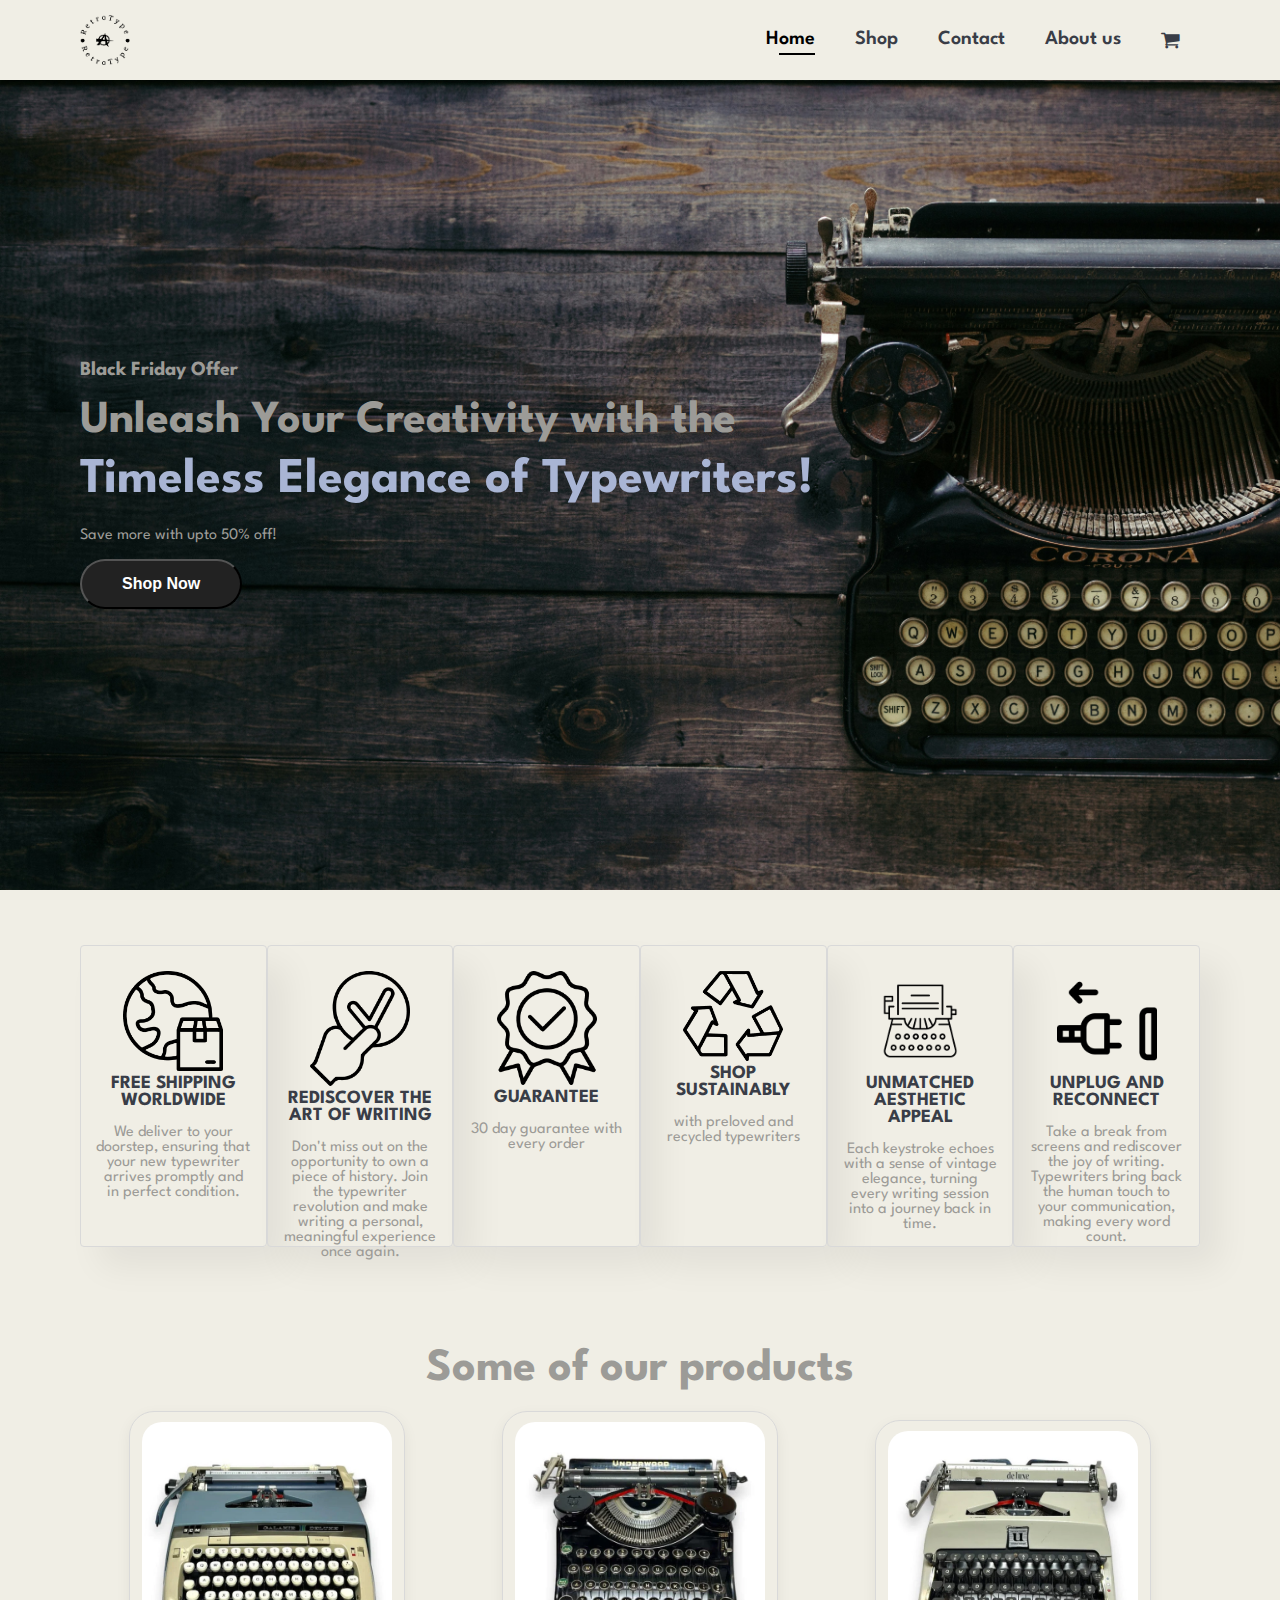
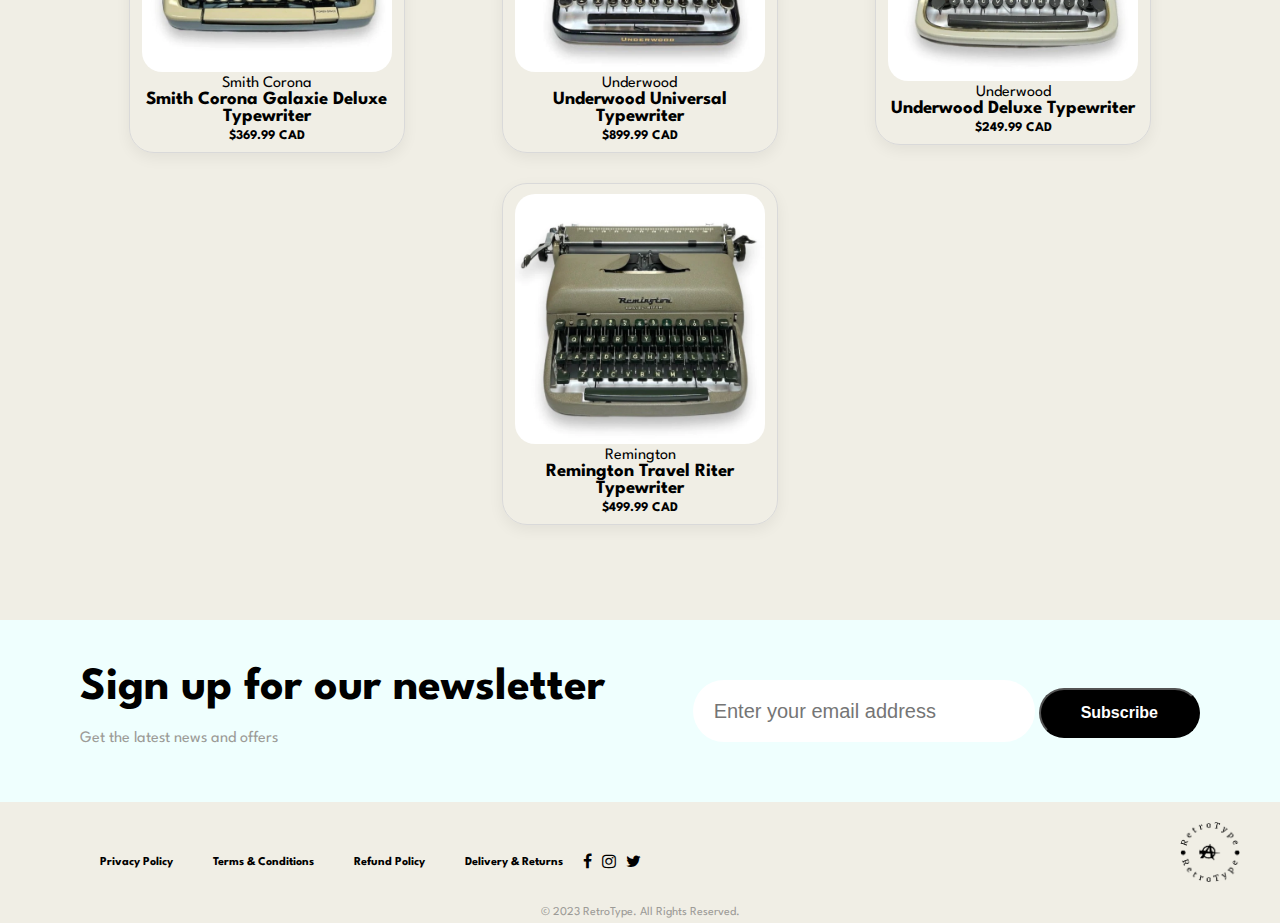
<file: index.html>
<!--Tried writing better html and css in general I saw some guides on how to make my code look better and more efficient, still improving step by step-->
<!DOCTYPE html>
<html lang="en">
<head>
    <meta charset="UTF-8">
    <meta name="viewport" content="width=device-width, initial-scale=1.0">
    <title>RetroType</title>
    <link rel="stylesheet" href="styles.css">
    <!--Importing font and an icon library-->
    <link href="https://fonts.googleapis.com/css2?family=League+Spartan:wght@100;200;300;400;500;600;700;800;900&display=swap" rel="stylesheet">
    <link rel="stylesheet" href="https://cdnjs.cloudflare.com/ajax/libs/font-awesome/4.7.0/css/font-awesome.min.css"/>
</head>
<body>
    <!--this website is heavily inspired by https://retrocamerashop.com/ and https://torontotypewriters.com/ especially retrocamerashop, really liked how they showed off their aesthetic-->
    <header>
        <!--Logo and navigation bar-->
        <a href="index.html" class="logo"><img src="images/logo3.png" alt="logo"></a>
        <nav>
            <!--I didn't use php for this cuz I didn't know how to change the class for each tab and honestly I was too lazy to figure it out-->
            <ul class="nav__links">
                <li><a class="active" href="index.html">Home</a></li>
                <li><a href="shop.html">Shop</a></li>
                <li><a href="contact.html">Contact</a></li>
                <li><a href="about.html">About us</a></li>
                <li><a href="#"><i class="fa fa-shopping-cart"></i></a></li>
            </ul>
        </nav>
    </header>
    <!--Saw this type of banner on H&M a few days ago and tried to recreate it-->
    <section class="banner">
        <h4>Black Friday Offer</h4>
        <h2>Unleash Your Creativity with the</h2>
        <h1>Timeless Elegance of Typewriters!</h1>
        <p>Save more with upto 50% off!</p>
        <a href="shop.html"><button>Shop Now</button></a>
    </section>  
    <!--Tried to recreate the features tab thing from retrocamerashop but with a few more icons of my own -->
    <section class="benefits">
        <div class="benefit1">
            <img src="images/benefit-1.png" alt="Worldwide shipping">
            <h3>FREE SHIPPING WORLDWIDE</h3>
            <p>We deliver to your doorstep, ensuring that your new typewriter arrives promptly and in perfect condition.</p>
        </div>
        <div class="benefit1">
            <img src="images/benefit-2.png" alt="Piece of History">
            <h3>REDISCOVER THE ART OF WRITING</h3>
            <p>Don't miss out on the opportunity to own a piece of history. Join the typewriter revolution and make writing a personal, meaningful experience once again.</p>
        </div>
        <div class="benefit1">
            <img src="images/benefit-3.png" alt="Guarantee">
            <h3>GUARANTEE</h3>
            <p>30 day guarantee with every order</p>
        </div>
        <div class="benefit1">
            <img src="images/benefit-4.png" alt="Sustainability">
            <h3>SHOP SUSTAINABLY</h3>
            <p>with preloved and recycled typewriters</p>
        </div>
        <div class="benefit1">
            <img src="images/benefit-5.png" alt="Aesthetic">
            <h3>UNMATCHED AESTHETIC APPEAL</h3>
            <p>Each keystroke echoes with a sense of vintage elegance, turning every writing session into a journey back in time.</p>
        </div>
        <div class="benefit1">
            <img src="images/benefit-6.png" alt="Unplug">
            <h3>UNPLUG AND RECONNECT</h3>
            <p>Take a break from screens and rediscover the joy of writing. Typewriters bring back the human touch to your communication, making every word count.</p>
        </div>
    </section>
    <!--Just a basic product line-->
    <section class="featured">
        <h2>Some of our products</h2>
        <div class="productcontainer">
            <a href="products.html?product=1">
                <div class="product" id="1">
                    <img src="images/featured-1.webp" alt="Typewriter image">
                    <div class="producttext">
                        <span>Smith Corona</span>
                        <h3>Smith Corona Galaxie Deluxe Typewriter</h3>
                        <h5>$369.99 CAD</h5>
                    </div>
                </div>
            </a>
            <a href="products.html?product=2">
                <div class="product" id="2">
                    <img src="images/featured-2.webp" alt="Typewriter image">
                    <div class="producttext">
                        <span>Underwood</span>
                        <h3>Underwood Universal Typewriter</h3>
                        <h5>$899.99 CAD</h5>
                    </div>
                </div>
            </a>
            <a href="products.html?product=3" >
                <div class="product" id="3">
                    <img src="images/featured-3.webp" alt="Typewriter image">
                    <div class="producttext">
                        <span>Underwood</span>
                        <h3>Underwood Deluxe Typewriter</h3>
                        <h5>$249.99 CAD</h5>
                    </div>
                </div>
            </a>
            <a href="products.html?product=4" >
                <div class="product" id="4">
                    <img src="images/featured-4.webp" alt="Typewriter image">
                    <div class="producttext">
                        <span>Remington</span>
                        <h3>Remington Travel Riter Typewriter</h3>
                        <h5>$499.99 CAD</h5>
                    </div>
                </div>
            </a>
        </div>
    </section>
    <!--Newsletter-->
    <footer>
        <section class="newsletter">
            <div class="newstext">
                <h2>Sign up for our newsletter</h2>
                <p>Get the latest news and offers</p>
            </div>
            <div class="form">
                <input type="text" placeholder="Enter your email address">
                <button>Subscribe</button>
            </div>
        </section>
        <!--Footer links-->
        <div class="footer-content">
            <div class="links">
                <h6><a href="privacypol.html">Privacy Policy</a></h6>
                <h6><a href="privacypol.html#PrivacyPolicy">Terms & Conditions</a></h6>
                <h6><a href="privacypol.html#Terms">Refund Policy</a></h6>
                <h6><a href="privacypol.html#Refund">Delivery & Returns</a></h6>
                <ul class="socials">
                    <li><a href="https://www.facebook.com" target="_blank" rel="noopener norefferer"><i class="fa fa-facebook"></i></a></li>
                    <li><a href="https://www.instagram.com" target="_blank" rel="noopener norefferer"><i class="fa fa-instagram"></i></a></li>
                    <li><a href="https://www.twitter.com" target="_blank" rel="noopener norefferer"><i class="fa fa-twitter"></i></a></li>
                </ul>
            </div>
            <a href="#" class="logo"><img src="images/logo3.png" alt="logo"></a>
        </div>
        <!--Trademark-->
        <div class="footer-bottom">
            <p>© 2023 RetroType. All Rights Reserved.</p>
        </div>
    </footer>
    <!--The script-->
    <script src="app.js"></script>
</body>
</html>
</file>
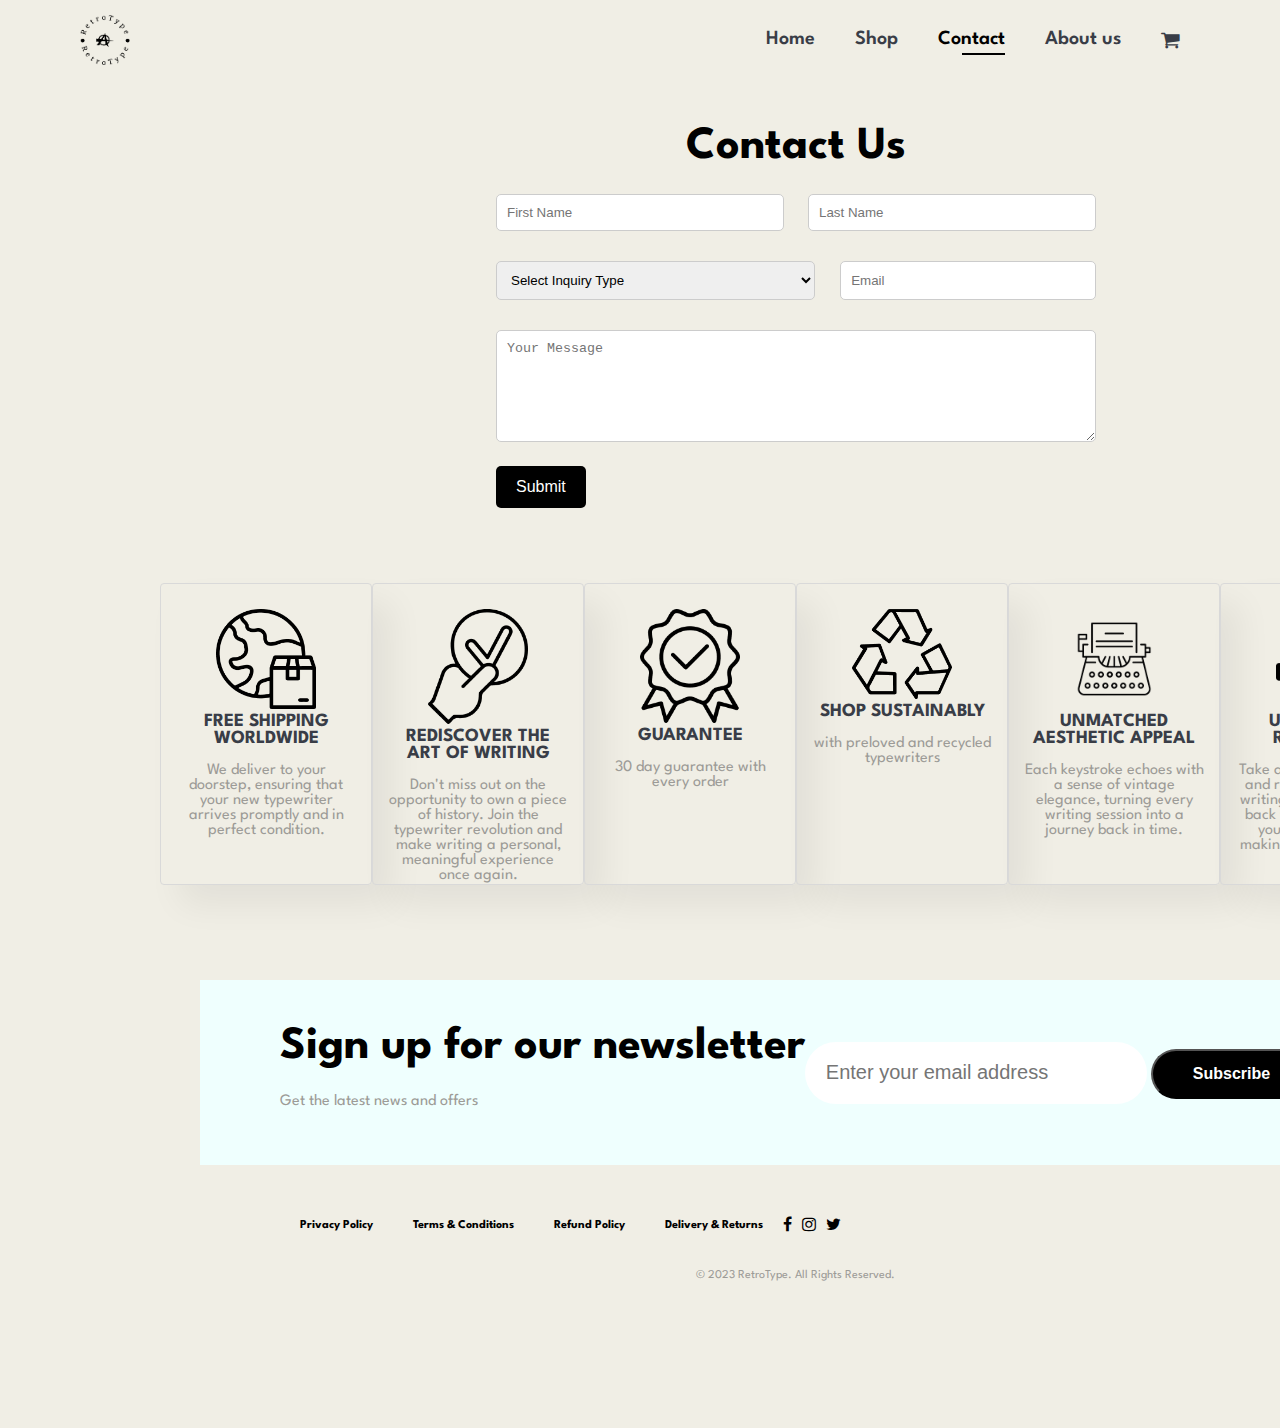
<file: contact.html>
<!DOCTYPE html>
<html lang="en">
<head>
    <meta charset="UTF-8">
    <meta name="viewport" content="width=device-width, initial-scale=1.0">
    <title>RetroType</title>
    <link rel="stylesheet" href="styles.css">
    <link href="https://fonts.googleapis.com/css2?family=League+Spartan:wght@100;200;300;400;500;600;700;800;900&display=swap" rel="stylesheet">
    <link rel="stylesheet" href="https://cdnjs.cloudflare.com/ajax/libs/font-awesome/4.7.0/css/font-awesome.min.css"/>
</head>
<body>
    <header>
        <a href="index.html" class="logo"><img src="images/logo3.png" alt="logo"></a>
        <nav>
            <ul class="nav__links">
                <li><a  href="index.html">Home</a></li>
                <li><a href="shop.html">Shop</a></li>
                <li><a class="active" href="contact.html">Contact</a></li>
                <li><a href="about.html">About us</a></li>
                <li><a href="#"><i class="fa fa-shopping-cart"></i></a></li>
            </ul>
        </nav>
    </header>
    <!--Contact page-->
    <section class="contact">
        <h2>Contact Us</h2>
        <form id="contact-form">
            <div class="form-row">
                <div class="contact-inputs">
                    <input type="text" name="first_name" id="first_name" placeholder="First Name" required>
                    <input type="text" name="last_name" id="last_name" placeholder="Last Name" required>
                </div>
            </div>
            <!--Complain Category-->
            <div class="form-row">
                <div class="contact-inputs">
                    <select name="category" id="category" required>
                        <option value="" disabled selected>Select Inquiry Type</option>
                        <option value="inquiry1">Refunds</option>
                        <option value="inquiry2">Damaged Product</option>
                        <option value="inquiry3">Delivery</option>
                    </select>
                    <input type="email" name="email" id="email" placeholder="Email" required>
                </div>
            </div>
    
            <div class="form-row">
                <textarea name="message" id="message" placeholder="Your Message" rows="6" required></textarea>
            </div>
    
            <div class="form-row">
                <button id="submit" type="submit">Submit</button>
            </div>
        </form>
    <section class="benefits">
        <div class="benefit1">
            <img src="images/benefit-1.png" alt="Worldwide shipping">
            <h3>FREE SHIPPING WORLDWIDE</h3>
            <p>We deliver to your doorstep, ensuring that your new typewriter arrives promptly and in perfect condition.</p>
        </div>
        <div class="benefit1">
            <img src="images/benefit-2.png" alt="Piece of History">
            <h3>REDISCOVER THE ART OF WRITING</h3>
            <p>Don't miss out on the opportunity to own a piece of history. Join the typewriter revolution and make writing a personal, meaningful experience once again.</p>
        </div>
        <div class="benefit1">
            <img src="images/benefit-3.png" alt="Guarantee">
            <h3>GUARANTEE</h3>
            <p>30 day guarantee with every order</p>
        </div>
        <div class="benefit1">
            <img src="images/benefit-4.png" alt="Sustainability">
            <h3>SHOP SUSTAINABLY</h3>
            <p>with preloved and recycled typewriters</p>
        </div>
        <div class="benefit1">
            <img src="images/benefit-5.png" alt="Aesthetic">
            <h3>UNMATCHED AESTHETIC APPEAL</h3>
            <p>Each keystroke echoes with a sense of vintage elegance, turning every writing session into a journey back in time.</p>
        </div>
        <div class="benefit1">
            <img src="images/benefit-6.png" alt="Unplug">
            <h3>UNPLUG AND RECONNECT</h3>
            <p>Take a break from screens and rediscover the joy of writing. Typewriters bring back the human touch to your communication, making every word count.</p>
        </div>
    </section>
    
    <footer>
        <section class="newsletter">
            <div class="newstext">
                <h2>Sign up for our newsletter</h2>
                <p>Get the latest news and offers</p>
            </div>
            <div class="form">
                <input type="email" placeholder="Enter your email address">
                <button>Subscribe</button>
            </div>
        </section>
        <div class="footer-content">
            <div class="links">
                <h6><a href="privacypol.html">Privacy Policy</a></h6>
                <h6><a href="privacypol.html#PrivacyPolicy">Terms & Conditions</a></h6>
                <h6><a href="privacypol.html#Terms">Refund Policy</a></h6>
                <h6><a href="privacypol.html#Refund">Delivery & Returns</a></h6>
                <ul class="socials">
                    <li><a href="https://www.facebook.com" target="_blank" rel="noopener norefferer"><i class="fa fa-facebook"></i></a></li>
                    <li><a href="https://www.instagram.com" target="_blank" rel="noopener norefferer"><i class="fa fa-instagram"></i></a></li>
                    <li><a href="https://www.twitter.com" target="_blank" rel="noopener norefferer"><i class="fa fa-twitter"></i></a></li>
                </ul>
            </div>
            <a href="#" class="logo"><img src="images/logo3.png" alt="logo"></a>
        </div>
        <div class="footer-bottom">
            <p>© 2023 RetroType. All Rights Reserved.</p>
        </div>
    </footer>
    <script src="app.js"></script>
</body>
</html>
</file>
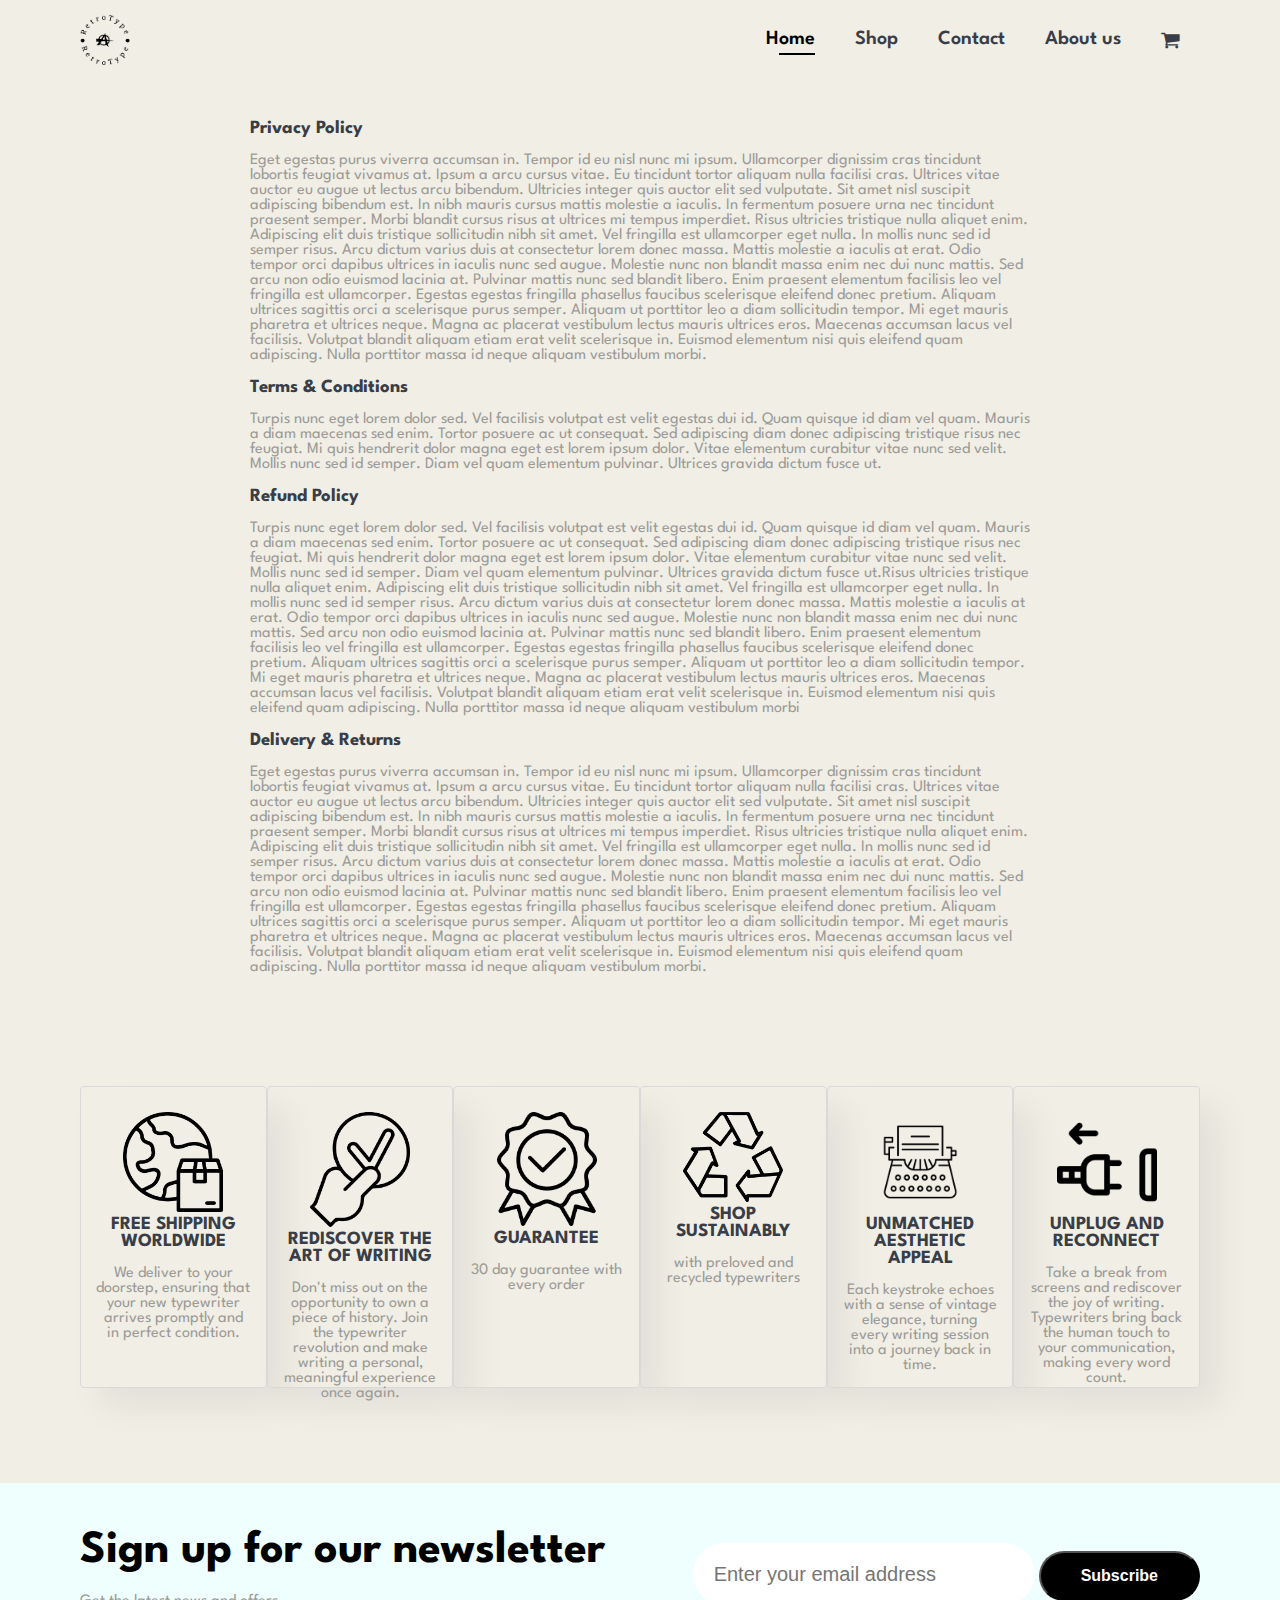
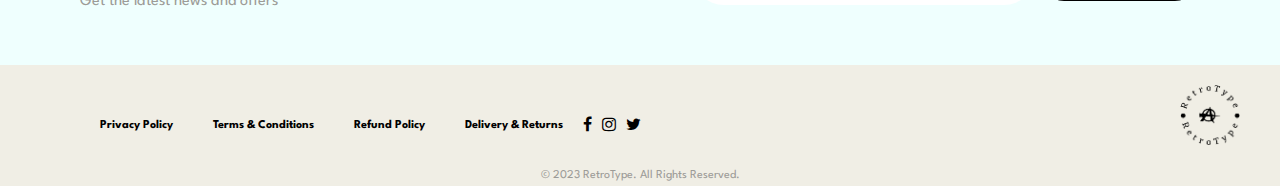
<file: privacypol.html>
<!DOCTYPE html>
<html lang="en">
<head>
    <meta charset="UTF-8">
    <meta name="viewport" content="width=device-width, initial-scale=1.0">
    <title>RetroType</title>
    <link rel="stylesheet" href="styles.css">
    <link href="https://fonts.googleapis.com/css2?family=League+Spartan:wght@100;200;300;400;500;600;700;800;900&display=swap" rel="stylesheet">
    <link rel="stylesheet" href="https://cdnjs.cloudflare.com/ajax/libs/font-awesome/4.7.0/css/font-awesome.min.css"/>
</head>
<body>
    <header>
        <a href="index.html" class="logo"><img src="images/logo3.png" alt="logo"></a>
        <nav>
            <ul class="nav__links">
                <li><a class="active" href="index.html">Home</a></li>
                <li><a href="shop.html">Shop</a></li>
                <li><a href="contact.html">Contact</a></li>
                <li><a href="about.html">About us</a></li>
                <li><a href="#"><i class="fa fa-shopping-cart"></i></a></li>
            </ul>
        </nav>
    </header>
    <!--The legal stuff, I wonder where I took the text from-->
    <section class="legal">
        <div id="PrivacyPolicy">
            <h3>Privacy Policy</h3>
            <p>Eget egestas purus viverra accumsan in. Tempor id eu nisl nunc mi ipsum. Ullamcorper dignissim cras tincidunt lobortis feugiat vivamus at. Ipsum a arcu cursus vitae. Eu tincidunt tortor aliquam nulla facilisi cras. Ultrices vitae auctor eu augue ut lectus arcu bibendum. Ultricies integer quis auctor elit sed vulputate. Sit amet nisl suscipit adipiscing bibendum est. In nibh mauris cursus mattis molestie a iaculis. In fermentum posuere urna nec tincidunt praesent semper. Morbi blandit cursus risus at ultrices mi tempus imperdiet.

                Risus ultricies tristique nulla aliquet enim. Adipiscing elit duis tristique sollicitudin nibh sit amet. Vel fringilla est ullamcorper eget nulla. In mollis nunc sed id semper risus. Arcu dictum varius duis at consectetur lorem donec massa. Mattis molestie a iaculis at erat. Odio tempor orci dapibus ultrices in iaculis nunc sed augue. Molestie nunc non blandit massa enim nec dui nunc mattis. Sed arcu non odio euismod lacinia at. Pulvinar mattis nunc sed blandit libero.
                
                Enim praesent elementum facilisis leo vel fringilla est ullamcorper. Egestas egestas fringilla phasellus faucibus scelerisque eleifend donec pretium. Aliquam ultrices sagittis orci a scelerisque purus semper. Aliquam ut porttitor leo a diam sollicitudin tempor. Mi eget mauris pharetra et ultrices neque. Magna ac placerat vestibulum lectus mauris ultrices eros. Maecenas accumsan lacus vel facilisis. Volutpat blandit aliquam etiam erat velit scelerisque in. Euismod elementum nisi quis eleifend quam adipiscing. Nulla porttitor massa id neque aliquam vestibulum morbi.</p>
        </div>
        <div id="Terms">
            <h3>Terms & Conditions</h3>
            <p>Turpis nunc eget lorem dolor sed. Vel facilisis volutpat est velit egestas dui id. Quam quisque id diam vel quam. Mauris a diam maecenas sed enim. Tortor posuere ac ut consequat. Sed adipiscing diam donec adipiscing tristique risus nec feugiat. Mi quis hendrerit dolor magna eget est lorem ipsum dolor. Vitae elementum curabitur vitae nunc sed velit. Mollis nunc sed id semper. Diam vel quam elementum pulvinar. Ultrices gravida dictum fusce ut.</p>
        </div>
        <div id="Refund">
            <h3>Refund Policy</h3>
            <p>Turpis nunc eget lorem dolor sed. Vel facilisis volutpat est velit egestas dui id. Quam quisque id diam vel quam. Mauris a diam maecenas sed enim. Tortor posuere ac ut consequat. Sed adipiscing diam donec adipiscing tristique risus nec feugiat. Mi quis hendrerit dolor magna eget est lorem ipsum dolor. Vitae elementum curabitur vitae nunc sed velit. Mollis nunc sed id semper. Diam vel quam elementum pulvinar. Ultrices gravida dictum fusce ut.Risus ultricies tristique nulla aliquet enim. Adipiscing elit duis tristique sollicitudin nibh sit amet. Vel fringilla est ullamcorper eget nulla. In mollis nunc sed id semper risus. Arcu dictum varius duis at consectetur lorem donec massa. Mattis molestie a iaculis at erat. Odio tempor orci dapibus ultrices in iaculis nunc sed augue. Molestie nunc non blandit massa enim nec dui nunc mattis. Sed arcu non odio euismod lacinia at. Pulvinar mattis nunc sed blandit libero.
                
                Enim praesent elementum facilisis leo vel fringilla est ullamcorper. Egestas egestas fringilla phasellus faucibus scelerisque eleifend donec pretium. Aliquam ultrices sagittis orci a scelerisque purus semper. Aliquam ut porttitor leo a diam sollicitudin tempor. Mi eget mauris pharetra et ultrices neque. Magna ac placerat vestibulum lectus mauris ultrices eros. Maecenas accumsan lacus vel facilisis. Volutpat blandit aliquam etiam erat velit scelerisque in. Euismod elementum nisi quis eleifend quam adipiscing. Nulla porttitor massa id neque aliquam vestibulum morbi</p>
        </div>
        <div id="Delivery">
            <h3>Delivery & Returns</h3>
            <p>Eget egestas purus viverra accumsan in. Tempor id eu nisl nunc mi ipsum. Ullamcorper dignissim cras tincidunt lobortis feugiat vivamus at. Ipsum a arcu cursus vitae. Eu tincidunt tortor aliquam nulla facilisi cras. Ultrices vitae auctor eu augue ut lectus arcu bibendum. Ultricies integer quis auctor elit sed vulputate. Sit amet nisl suscipit adipiscing bibendum est. In nibh mauris cursus mattis molestie a iaculis. In fermentum posuere urna nec tincidunt praesent semper. Morbi blandit cursus risus at ultrices mi tempus imperdiet.

                Risus ultricies tristique nulla aliquet enim. Adipiscing elit duis tristique sollicitudin nibh sit amet. Vel fringilla est ullamcorper eget nulla. In mollis nunc sed id semper risus. Arcu dictum varius duis at consectetur lorem donec massa. Mattis molestie a iaculis at erat. Odio tempor orci dapibus ultrices in iaculis nunc sed augue. Molestie nunc non blandit massa enim nec dui nunc mattis. Sed arcu non odio euismod lacinia at. Pulvinar mattis nunc sed blandit libero.
                
                Enim praesent elementum facilisis leo vel fringilla est ullamcorper. Egestas egestas fringilla phasellus faucibus scelerisque eleifend donec pretium. Aliquam ultrices sagittis orci a scelerisque purus semper. Aliquam ut porttitor leo a diam sollicitudin tempor. Mi eget mauris pharetra et ultrices neque. Magna ac placerat vestibulum lectus mauris ultrices eros. Maecenas accumsan lacus vel facilisis. Volutpat blandit aliquam etiam erat velit scelerisque in. Euismod elementum nisi quis eleifend quam adipiscing. Nulla porttitor massa id neque aliquam vestibulum morbi.</p>
        </div>
    </section>
    <section class="benefits">
        <div class="benefit1">
            <img src="images/benefit-1.png" alt="Worldwide shipping">
            <h3>FREE SHIPPING WORLDWIDE</h3>
            <p>We deliver to your doorstep, ensuring that your new typewriter arrives promptly and in perfect condition.</p>
        </div>
        <div class="benefit1">
            <img src="images/benefit-2.png" alt="Piece of History">
            <h3>REDISCOVER THE ART OF WRITING</h3>
            <p>Don't miss out on the opportunity to own a piece of history. Join the typewriter revolution and make writing a personal, meaningful experience once again.</p>
        </div>
        <div class="benefit1">
            <img src="images/benefit-3.png" alt="Guarantee">
            <h3>GUARANTEE</h3>
            <p>30 day guarantee with every order</p>
        </div>
        <div class="benefit1">
            <img src="images/benefit-4.png" alt="Sustainability">
            <h3>SHOP SUSTAINABLY</h3>
            <p>with preloved and recycled typewriters</p>
        </div>
        <div class="benefit1">
            <img src="images/benefit-5.png" alt="Aesthetic">
            <h3>UNMATCHED AESTHETIC APPEAL</h3>
            <p>Each keystroke echoes with a sense of vintage elegance, turning every writing session into a journey back in time.</p>
        </div>
        <div class="benefit1">
            <img src="images/benefit-6.png" alt="Unplug">
            <h3>UNPLUG AND RECONNECT</h3>
            <p>Take a break from screens and rediscover the joy of writing. Typewriters bring back the human touch to your communication, making every word count.</p>
        </div>
    </section>
    
    <footer>
        <section class="newsletter">
            <div class="newstext">
                <h2>Sign up for our newsletter</h2>
                <p>Get the latest news and offers</p>
            </div>
            <div class="form">
                <input type="text" placeholder="Enter your email address">
                <button>Subscribe</button>
            </div>
        </section>
        <div class="footer-content">
            <div class="links">
                <h6><a href="privacypol.html">Privacy Policy</a></h6>
                <h6><a href="privacypol.html#PrivacyPolicy">Terms & Conditions</a></h6>
                <h6><a href="privacypol.html#Terms">Refund Policy</a></h6>
                <h6><a href="privacypol.html#Refund">Delivery & Returns</a></h6>
                <ul class="socials">
                    <li><a href="https://www.facebook.com" target="_blank" rel="noopener norefferer"><i class="fa fa-facebook"></i></a></li>
                    <li><a href="https://www.instagram.com" target="_blank" rel="noopener norefferer"><i class="fa fa-instagram"></i></a></li>
                    <li><a href="https://www.twitter.com" target="_blank" rel="noopener norefferer"><i class="fa fa-twitter"></i></a></li>
                </ul>
            </div>
            <a href="#" class="logo"><img src="images/logo3.png" alt="logo"></a>
        </div>
        <div class="footer-bottom">
            <p>© 2023 RetroType. All Rights Reserved.</p>
        </div>
    </footer>
    <script src="app.js"></script>
</body>
</html>
</file>
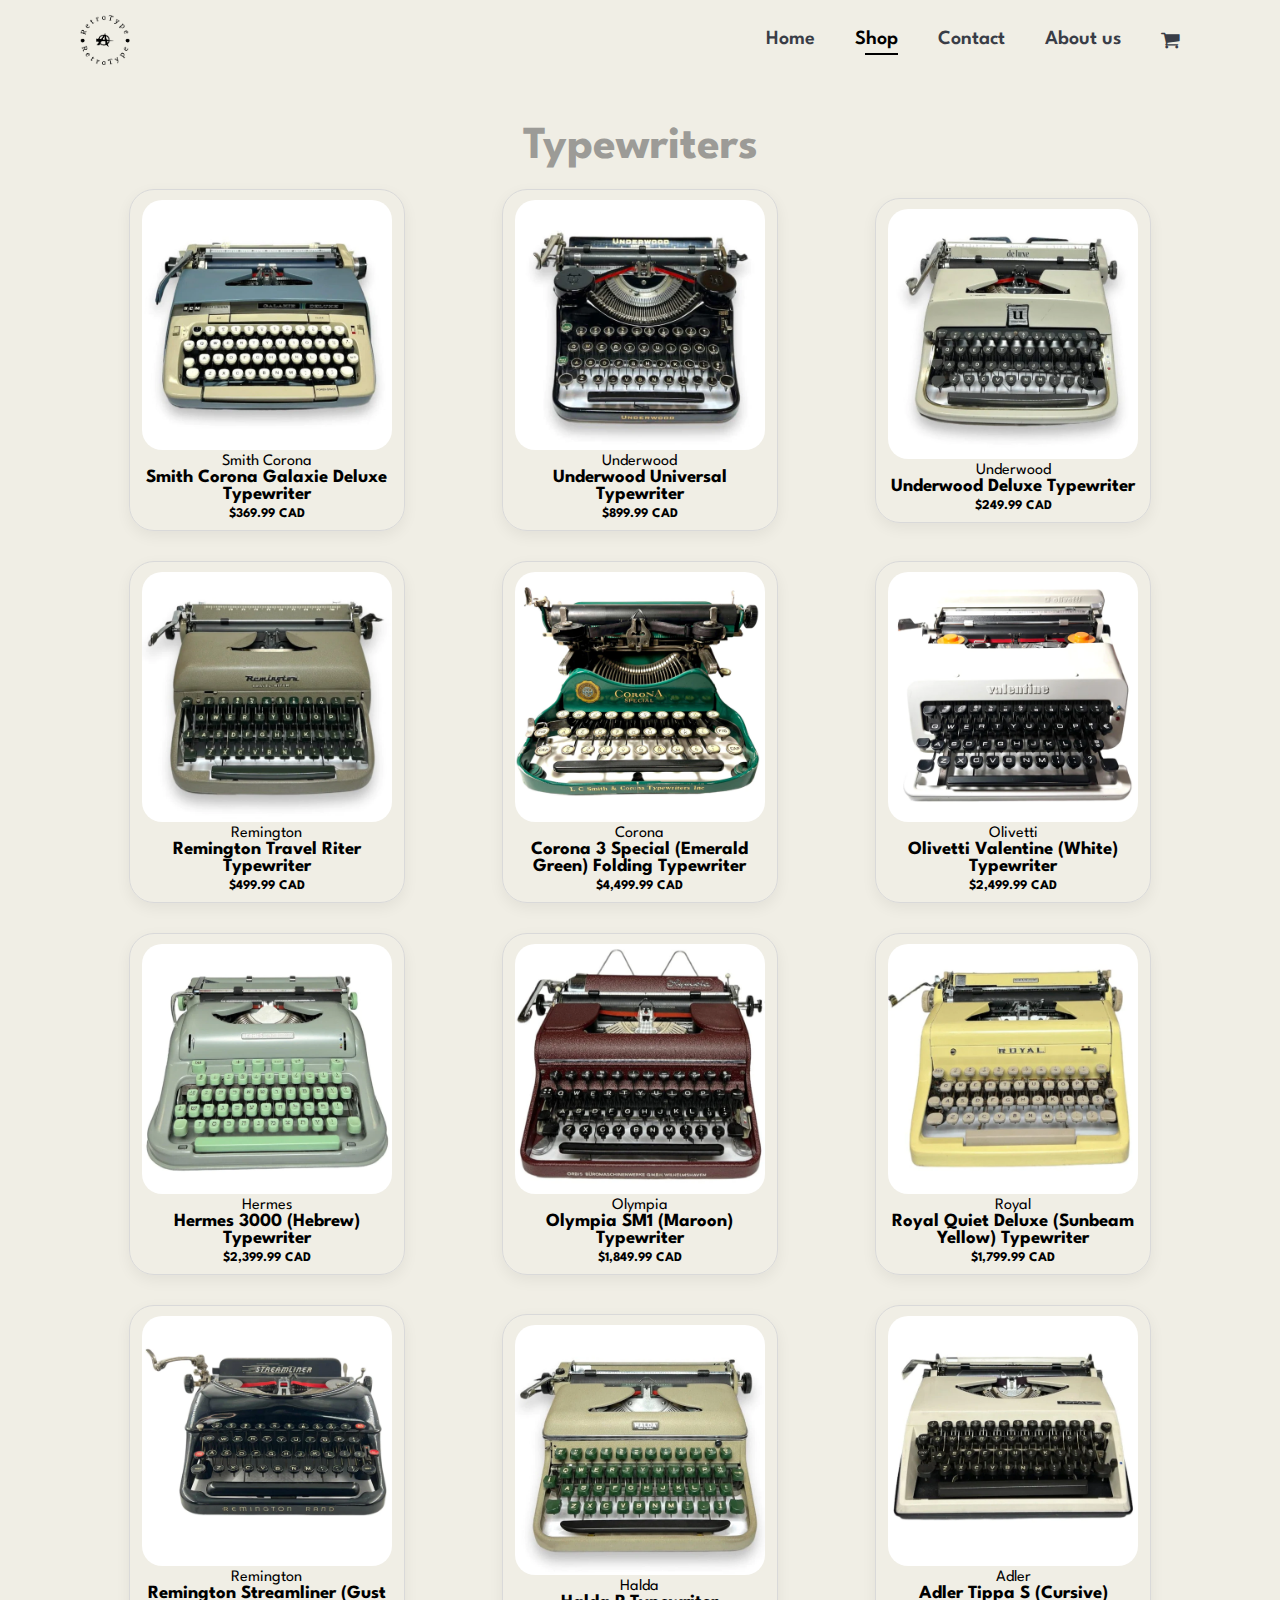
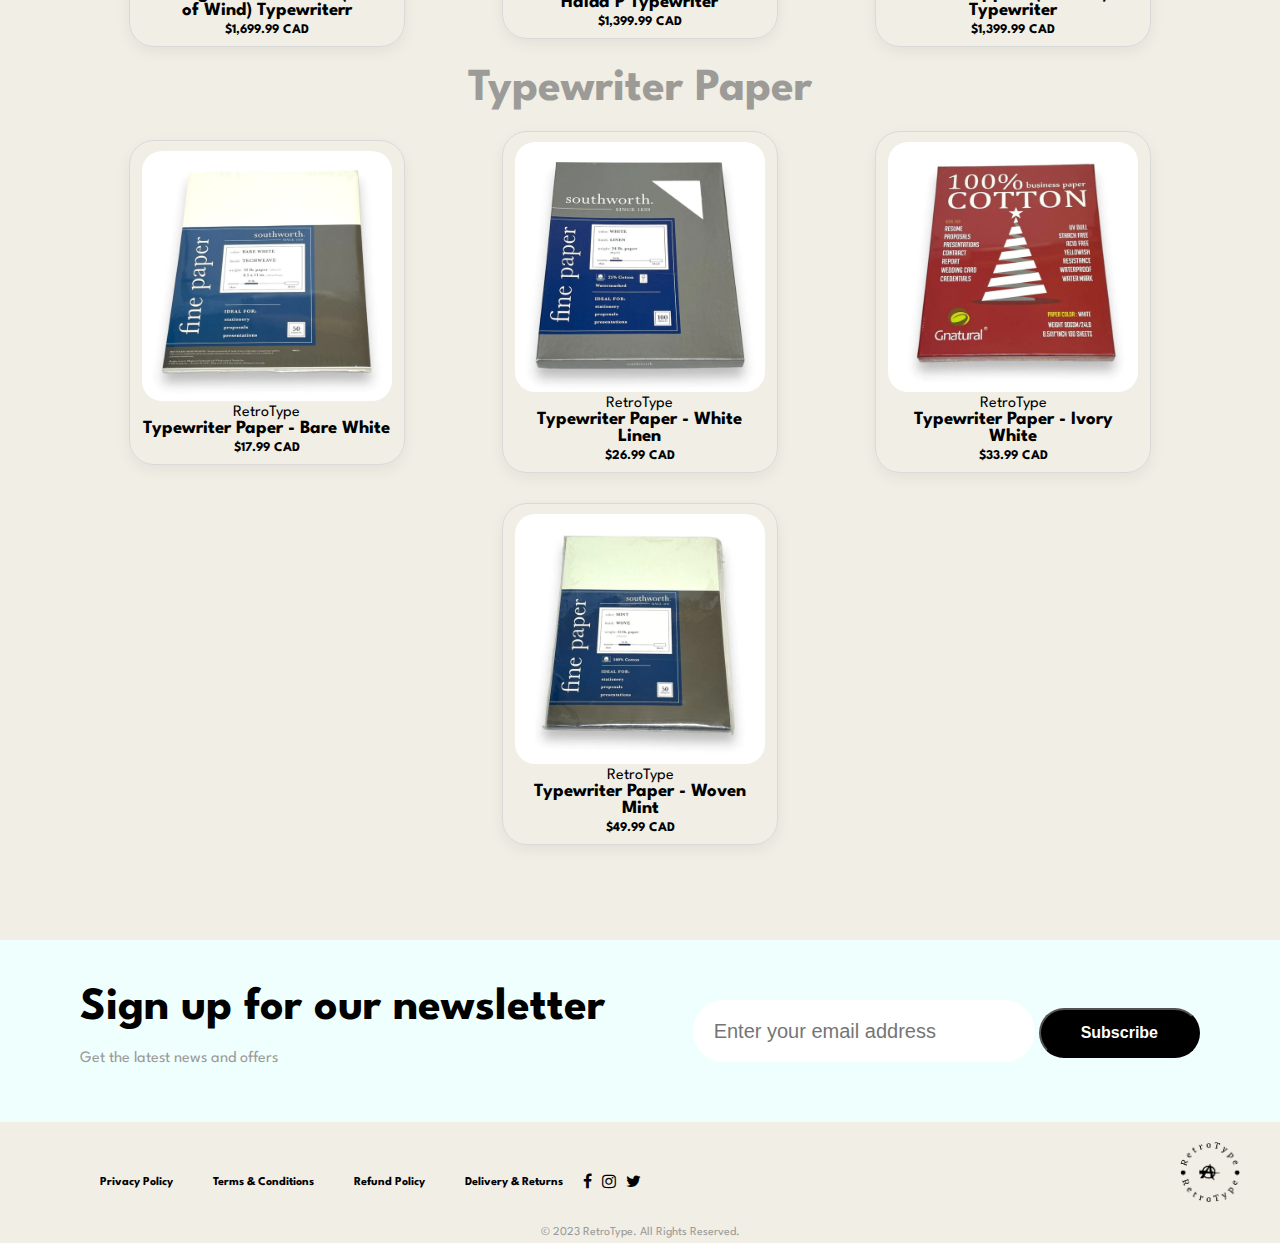
<file: shop.html>
<!DOCTYPE html>
<html lang="en">
<head>
    <meta charset="UTF-8">
    <meta name="viewport" content="width=device-width, initial-scale=1.0">
    <title>RetroType</title>
    <link rel="stylesheet" href="styles.css">
    <link href="https://fonts.googleapis.com/css2?family=League+Spartan:wght@100;200;300;400;500;600;700;800;900&display=swap" rel="stylesheet">
    <link rel="stylesheet" href="https://cdnjs.cloudflare.com/ajax/libs/font-awesome/4.7.0/css/font-awesome.min.css"/>
</head>
<body>
    <header>
        <a href="index.html" class="logo"><img src="images/logo3.png" alt="logo"></a>
        <nav>
            <ul class="nav__links">
                <li><a href="index.html">Home</a></li>
                <li><a class="active" href="shop.html">Shop</a></li>
                <li><a href="contact.html">Contact</a></li>
                <li><a href="about.html">About us</a></li>
                <li><a href="#"><i class="fa fa-shopping-cart"></i></a></li>
            </ul>
        </nav>
    </header>
    <!--Products section just used the featured class that I had made earlier for typewriters and their paper-->
    <section class="featured">
        <h2>Typewriters</h2>
        <div class="productcontainer">
            <a href="products.html?product=1">
                <div class="product" id="1">
                    <img src="images/featured-1.webp" alt="Typewriter image">
                    <div class="producttext">
                        <span>Smith Corona</span>
                        <h3>Smith Corona Galaxie Deluxe Typewriter</h3>
                        <h5>$369.99 CAD</h5>
                    </div>
                </div>
            </a>
            <a href="products.html?product=2">
                <div class="product" id="2">
                    <img src="images/featured-2.webp" alt="Typewriter image">
                    <div class="producttext">
                        <span>Underwood</span>
                        <h3>Underwood Universal Typewriter</h3>
                        <h5>$899.99 CAD</h5>
                    </div>
                </div>
            </a>
            <a href="products.html?product=3" >
                <div class="product" id="3">
                    <img src="images/featured-3.webp" alt="Typewriter image">
                    <div class="producttext">
                        <span>Underwood</span>
                        <h3>Underwood Deluxe Typewriter</h3>
                        <h5>$249.99 CAD</h5>
                    </div>
                </div>
            </a>
            <a href="products.html?product=4">
                <div class="product" id="4">
                    <img src="images/featured-4.webp" alt="Typewriter image">
                    <div class="producttext">
                        <span>Remington</span>
                        <h3>Remington Travel Riter Typewriter</h3>
                        <h5>$499.99 CAD</h5>
                    </div>
                </div>
            </a>
            <a href="products.html?product=5" >
                <div class="product" id="5">
                    <img src="images/featured-5.webp" alt="Typewriter image">
                    <div class="producttext">
                        <span>Corona</span>
                        <h3>Corona 3 Special (Emerald Green) Folding Typewriter</h3>
                        <h5>$4,499.99 CAD</h5>
                    </div>
                </div>
            </a>
            <a href="products.html?product=6" >
                <div class="product" id="6">
                    <img src="images/featured-6.webp" alt="Typewriter image">
                    <div class="producttext">
                        <span>Olivetti</span>
                        <h3>Olivetti Valentine (White) Typewriter</h3>
                        <h5>$2,499.99 CAD</h5>
                    </div>
                </div>
            </a>
            <a href="products.html?product=7" >
                <div class="product" id="7">
                    <img src="images/featured-7.webp" alt="Typewriter image">
                    <div class="producttext">
                        <span>Hermes</span>
                        <h3>Hermes 3000 (Hebrew) Typewriter</h3>
                        <h5>$2,399.99 CAD</h5>
                    </div>
                </div>
            </a>
            <a href="products.html?product=8" >
                <div class="product" id="8">
                    <img src="images/featured-8.webp" alt="Typewriter image">
                    <div class="producttext">
                        <span>Olympia</span>
                        <h3>Olympia SM1 (Maroon) Typewriter</h3>
                        <h5>$1,849.99 CAD</h5>
                    </div>
                </div>
            </a>
            <a href="products.html?product=9" >
                <div class="product" id="9">
                    <img src="images/featured-9.webp" alt="Typewriter image">
                    <div class="producttext">
                        <span>Royal</span>
                        <h3>Royal Quiet Deluxe (Sunbeam Yellow) Typewriter</h3>
                        <h5>$1,799.99 CAD</h5>
                    </div>
                </div>
            </a>
            <a href="products.html?product=10" >
                <div class="product" id="10">
                    <img src="images/featured-10.webp" alt="Typewriter image">
                    <div class="producttext">
                        <span>Remington</span>
                        <h3>Remington Streamliner (Gust of Wind) Typewriterr</h3>
                        <h5>$1,699.99 CAD</h5>
                    </div>
                </div>
            </a>
            <a href="products.html?product=11" >
                <div class="product" id="11">
                    <img src="images/featured-11.webp" alt="Typewriter image">
                    <div class="producttext">
                        <span>Halda</span>
                        <h3>Halda P Typewriter</h3>
                        <h5>$1,399.99 CAD</h5>
                    </div>
                </div>
            </a>
            <a href="products.html?product=12" >
                <div class="product" id="12">
                    <img src="images/featured-12.webp" alt="Typewriter image">
                    <div class="producttext">
                        <span>Adler</span>
                        <h3>Adler Tippa S (Cursive) Typewriter</h3>
                        <h5>$1,399.99 CAD</h5>
                    </div>
                </div>
            </a>
        </div>
        <h2>Typewriter Paper</h2>
        <div class="productcontainer">
            <a href="products.html?product=13" >
                <div class="product" id="13">
                    <img src="images/featured-13.webp" alt="Typewriter Paper">
                    <div class="producttext">
                        <span>RetroType</span>
                        <h3>Typewriter Paper - Bare White</h3>
                        <h5>$17.99 CAD</h5>
                    </div>
                </div>
            </a>
            <a href="products.html?product=14" >
                <div class="product" id="14">
                    <img src="images/featured-14.webp" alt="Typewriter Paper">
                    <div class="producttext">
                        <span>RetroType</span>
                        <h3>Typewriter Paper - White Linen</h3>
                        <h5>$26.99 CAD</h5>
                    </div>
                </div>
            </a>
            <a href="products.html?product=15" >
                <div class="product" id="15">
                    <img src="images/featured-15.webp" alt="Typewriter Paper">
                    <div class="producttext">
                        <span>RetroType</span>
                        <h3>Typewriter Paper - Ivory White</h3>
                        <h5>$33.99 CAD</h5>
                    </div>
                </div>
            </a>
            <a href="products.html?product=16" >
                <div class="product" id="16">
                    <img src="images/featured-16.webp" alt="Typewriter Paper">
                    <div class="producttext">
                        <span>RetroType</span>
                        <h3>Typewriter Paper - Woven Mint</h3>
                        <h5>$49.99 CAD</h5>
                    </div>
                </div>
            </a>
        </div>
    </section>
    <footer>
        <section class="newsletter">
            <div class="newstext">
                <h2>Sign up for our newsletter</h2>
                <p>Get the latest news and offers</p>
            </div>
            <div class="form">
                <input type="text" placeholder="Enter your email address">
                <button>Subscribe</button>
            </div>
        </section>
        <div class="footer-content">
            <div class="links">
                <h6><a href="privacypol.html">Privacy Policy</a></h6>
                <h6><a href="privacypol.html#PrivacyPolicy">Terms & Conditions</a></h6>
                <h6><a href="privacypol.html#Terms">Refund Policy</a></h6>
                <h6><a href="privacypol.html#Refund">Delivery & Returns</a></h6>
                <ul class="socials">
                    <li><a href="https://www.facebook.com" target="_blank" rel="noopener noreferrer"><i class="fa fa-facebook"></i></a></li>
                    <li><a href="https://www.instagram.com" target="_blank" rel="noopener noreferrer"><i class="fa fa-instagram"></i></a></li>
                    <li><a href="https://www.twitter.com" target="_blank" rel="noopener noreferrer"><i class="fa fa-twitter"></i></a></li>
                </ul>
            </div>
            <a href="#" class="logo"><img src="images/logo3.png" alt="logo"></a>
        </div>
        <div class="footer-bottom">
            <p>© 2023 RetroType. All Rights Reserved.</p>
        </div>
    </footer>
    <script src="app.js"></script>
</body>
</html>
</file>
<file: styles.css>
/* Resetting default margin, padding, font-family, and text color */
body {
    margin: 0;
    padding: 0;
    font-family: 'League Spartan', sans-serif;
    color: #393D47;
    background-color: #f0eee5;
}

/* Styling for various heading levels */
h1 {
    font-size: 50px;
    line-height: 64px;
    color: #9C9B97;
    margin: 0;
}

h2 {
    font-size: 46px;
    line-height: 54px;
    color: #9C9B97;
    margin: 0;
}

h4 {
    font-size: 20px;
    color: #9C9B97;
    margin: 0;
}

h3 {
    margin: 0;
}

h5 {
    margin: 0;
    margin-top: 5px;
}

h6 {
    font-weight: 700;
    font-size: 12px;
    margin: 0;
}

/* Styling for paragraphs */
p {
    font-size: 16px;
    color: #9C9B97;
}

/* Padding for a section with class 'section-p1' */
.section-p1 {
    padding: 100px 0;
}

/* Styling for links */
a {
    color: black;
    text-decoration: none;
}

/* Styling for the header */
header {
    display: flex;
    align-items: center;
    justify-content: space-between;
    padding: 20px 80px;
    background: #f0eee5;
    box-shadow: 0 5 15px rgba(0, 0, 0, 0.06);
    position: sticky;
    top: 0;
    left: 0;
    height: 40px;
}

/* Styling for navigation links */
nav ul {
    display: flex;
    list-style: none;
}

nav ul li {
    padding: 0 20px;
    position: relative;
}

nav ul li a {
    font-size: 20px;
    font-weight: 600;
    color: #393D47;
    transition: 0.4s ease;
}

/* Hover and active styles for navigation links */
nav ul li a:hover,
nav ul li a.active {
    color: #000;
}

nav ul li a.active::after,
nav ul li a:hover::after {
    content: '';
    position: absolute;
    width: 40%;
    height: 2px;
    background-color: #000;
    position: absolute;
    bottom: -4px;
    right: 20px;
}

/* Styling for the banner section */
.banner {
    margin: 0;
    background-image: url("images/mainbg.jpg");
    background-size: cover;
    height: 90vh;
    width: 89.45%;
    background-position: top 25% left 50%;
    padding: 0px 80px;
    display: flex;
    flex-direction: column;
    align-items: flex-start;
    justify-content: center;
}

/* Styling for heading and button in the banner */
.banner h1 {
    color: #A9B5D4;
}

.banner h4 {
    padding-bottom: 15px;
}

.banner button {
    font-size: 16px;
    border-radius: 40px;
    color: white;
    background-color: #222;
    padding: 14px 40px 14px 40px;
    cursor: pointer;
    font-weight: 600;
}

/* Hover style for the button in the banner */
.banner button:hover {
    background-color: #000;
}

/* Styling for links in the banner */
.banner a {
    color: white;
}

/* Styling for the logo */
.logo {
    display: flex;
    justify-content: center;
}

.logo img {
    width: 50px;
    height: auto;
}

/* Styling for the benefits section */
.benefits {
    padding: 40px 80px;
    display: flex;
    align-items: center;
    justify-content: space-between;
}

/* Styling for individual benefits */
.benefit1 {
    width: 180px;
    height: 250px;
    text-align: center;
    padding: 25px 15px;
    box-shadow: 20px 20px 34px rgba(0, 0, 0, 0.06);
    border: 1px solid #d9d9d9;
    border-radius: 4px;
    margin: 15px 0;
}

.benefit1 img {
    width: 100px;
    height: auto;
}

/* Hover style for individual benefits */
.benefit1:hover {
    box-shadow: 10px 10px 34px rgba(0, 0, 0, 0.2);
}

/* Styling for the newsletter section */
.newsletter {
    display: flex;
    align-items: center;
    justify-content: space-between;
    flex-wrap: wrap;
    background-image: url("images/newsbg.jpg");
    background-repeat: no-repeat;
    background-position: center;
    background-size: cover;
    padding: 40px 80px;
    margin-top: 40px;
}

/* Styling for heading in the newsletter section */
.newsletter h2 {
    color: black;
}

/* Styling for input in the newsletter section */
.newsletter input {
    width: 300px;
    height: 60px;
    font-size: 20px;
    text-align: left;
    border-radius: 40px;
    border: 1px solid transparent;
    outline: none;
    padding: 0 20px;
    margin: 20px 0;
}

/* Focus style for input in the newsletter section */
.newsletter input:focus {
    border: 1px solid #000;
}

/* Styling for button in the newsletter section */
.newsletter button {
    font-size: 16px;
    border-radius: 40px;
    color: white;
    background-color: #000;
    padding: 14px 40px 14px 40px;
    cursor: pointer;
    font-weight: 600;
    margin: 20px 0;
}

/* Hover style for button in the newsletter section */
.newsletter button:hover {
    background-color: #545454;
}

/* Styling for the footer */
footer {
    margin: 0;
}

/* Styling for the footer content */
.footer-content {
    display: flex;
    align-items: center;
    justify-content: space-between;
    flex-wrap: wrap;
    padding-left: 80px;
}

/* Styling for links in the footer */
.links {
    display: flex;
    justify-content: space-between;
    align-items: center;
    flex-wrap: wrap;
    padding-left: 0;
    list-style: none;
    color: white;
    padding-top: 20px;
}

.links h6 {
    margin: 0 20px;
}

/* Styling for social icons in the footer */
.socials {
    display: flex;
    justify-content: space-between;
    align-items: center;
    flex-wrap: wrap;
    padding-left: 0;
    list-style: none;
    color: white;
}

.socials li {
    margin-right: 10px;
}

/* Hover style for social icons in the footer */
.socials li a:hover {
    color: #222;
}

/* Styling for footer content headings */
.footer-content h6 {
    cursor: pointer;
}

/* Hover style for footer content headings */
.footer-content h6 a:hover {
    color: brown;
}

/* Styling for footer bottom section */
.footer-bottom {
    color: black;
    text-align: center;
}

/* Styling for text in the footer bottom section */
.footer-bottom p {
    font-size: 12px;
    margin: 0;
    padding: 5px 0;
}

/* Styling for footer logo */
.footer-content img {
    padding: 20px 40px;
    width: 60px;
    height: auto;
}

/* Styling for the featured section */
.featured {
    padding: 40px 80px;
    text-align: center;
}

/* Styling for product container */
.productcontainer {
    display: flex;
    align-items: center;
    justify-content: space-around;
    flex-wrap: nowrap;
    overflow-x: auto;
    margin: 0 auto;
    flex-wrap: wrap;
}

/* Styling for individual product */
.product {
    width: 250px;
    min-width: 250px;
    padding: 10px 12px;
    border: 1px solid #d9d9d9;
    cursor: pointer;
    box-shadow: 0 5px 15px rgba(0, 0, 0, 0.06);
    transition: 0.2s ease;
    border-radius: 25px;
    margin: 15px;
}

/* Hover style for individual product */
.product:hover {
    box-shadow: 0 5px 15px rgba(0, 0, 0, 0.2);
}

/* Styling for product image */
.product img {
    width: 100%;
    border-radius: 20px;
}

/* Styling for product details section */
.productdets {
    display: flex;
    margin-top: 20px;
    padding: 40px 80px;
}

/* Styling for product image in details */
.productdets-image {
    width: 40%;
    margin-right: 50px;
}

.productdets-image img {
    width: 100%;
    height: auto;
    border-radius: 40px;
}

/* Styling for small product images in details */
.productdets-small {
    display: flex;
    justify-content: space-between;
    width: 100%;
}

.productdets-small img {
    width: 100%;
    height: auto;
    border-radius: 12px;
    margin: 10px 0;
}

/* Styling for small product image container */
.small-images {
    flex-basis: 24%;
    cursor: pointer;
}

/* Styling for active small product image */
.productdets-small img.active {
    filter: brightness(90%);
}

/* Styling for image transition */
.transition {
    transition: opacity 0.5s ease-in-out;
}

/* Hover style for image transition */
.transition:hover {
    opacity: 0.5;
}

/* Styling for single product section */
.single-product {
    width: 50%;
    padding-top: 30px;
}

/* Styling for headings in single product section */
.single-product h2 {
    padding: 20px 0 20px 0;
}

/* Styling for input in single product section */
.single-product input {
    width: 50px;
    height: 40px;
    padding-left: 10px;
    font-size: 16px;
    margin-right: 10px;
}

/* Styling for add to cart button in single product section */
.single-product #addcart {
    font-size: 16px;
    border-radius: 40px;
    color: white;
    background-color: gray;
    padding: 14px 40px 14px 40px;
    cursor: pointer;
    font-weight: 600;
    margin: 20px 0;
}

/* Hover style for add to cart button in single product section */
.single-product #addcart:hover {
    background-color: #545454;
}

/* Styling for quantity input */
#quantity {
    display: block;
    width: 100%;
    text-align: center;
    border-radius: 5px;
}

/* Styling for add to cart button */
#addcart {
    display: block;
}

/* Styling for quantity controls */
.quantity {
    position: relative;
    width: 20%;
    margin-bottom: 10px;
}

/* Styling for controls within quantity input */
.controls {
    display: flex;
    justify-content: space-between;
    position: absolute;
    width: 100%;
    top: 50%;
    left: 0;
    padding: 0 10px;
    transform: translateY(-50%);
}

/* Styling for buttons within quantity controls */
.controls button {
    display: block;
    background: transparent;
    font-size: 1.5em;
    border: none;
}

/* Styling for heading in single product section */
.single-product h3 {
    padding: 20px 0 20px 0;
}

/* Styling for span in single product section */
.single-product span {
    display: block;
    width: 60%;
    height: 40px;
}

/* Styling for small images in single product section */
.small-images {
    flex-basis: 24%;
    cursor: pointer;
}

/* Styling for active small image in single product section */
.small-images.matching {
    filter: brightness(0.8);
}

/* Hover style for small images in single product section */
.small-images img:hover {
    filter: brightness(90%);
}

/* Styling for legal section */
.legal {
    padding: 40px 250px;
}

/* Styling for contact section */
.contact {
    padding: 40px 80px;
    display: flex;
    flex-direction: column;
    align-items: center;
    justify-content: space-between;
    flex-wrap: wrap;
}

/* Styling for heading in contact section */
.contact h2 {
    text-align: center;
    margin-bottom: 20px;
    color: black;
}

/* Styling for contact form */
#contact-form {
    width: 100%;
    max-width: 600px;
}

/* Styling for form row */
.form-row {
    margin-bottom: 20px;
}

/* Styling for contact inputs */
.contact-inputs {
    display: flex;
    justify-content: space-between;
}

.contact-inputs input,
.contact-inputs select,
.contact-inputs textarea {
    width: 48%;
    padding: 10px;
    margin-bottom: 10px;
    border: 1px solid #ccc;
    border-radius: 5px;
    box-sizing: border-box;
}

/* Styling for select in contact inputs */
.contact-inputs select {
    width: 60%;
    margin-right: 25px;
}

/* Styling for textarea in contact inputs */
textarea {
    width: 100%;
    padding: 10px;
    border: 1px solid #ccc;
    border-radius: 5px;
    box-sizing: border-box;
}
/* Styling for submit button in contact inputs */
#submit {
    padding: 12px 20px;
    background-color: #000;
    color: white;
    border: none;
    border-radius: 5px;
    cursor: pointer;
    font-size: 16px;
}
/*hover style*/
#submit:hover {
    background-color: #545454;
}
.stars{
    display: flex;
    justify-content: center;
    align-items: center;
    margin: 0 0;
}
.stars i{
    color:orange;
}
.aboutus{
    display: flex;
    margin-top: 20px;
    padding: 40px 80px;
}
.aboutus-image{
    width: 40%;
    margin-right: 50px;
}
.aboutus-image img{
    width: 100%;
    height: auto;
    border-radius: 40px;
}
.aboutusdetails{
    width: 50%;
    padding-top: 30px;
}
.aboutusdetails h2{
    padding: 20px 0 20px 0;
    color:black;
}
.aboutusdetails p{
    color:black;
    font-size: 22px;
}
</file>
